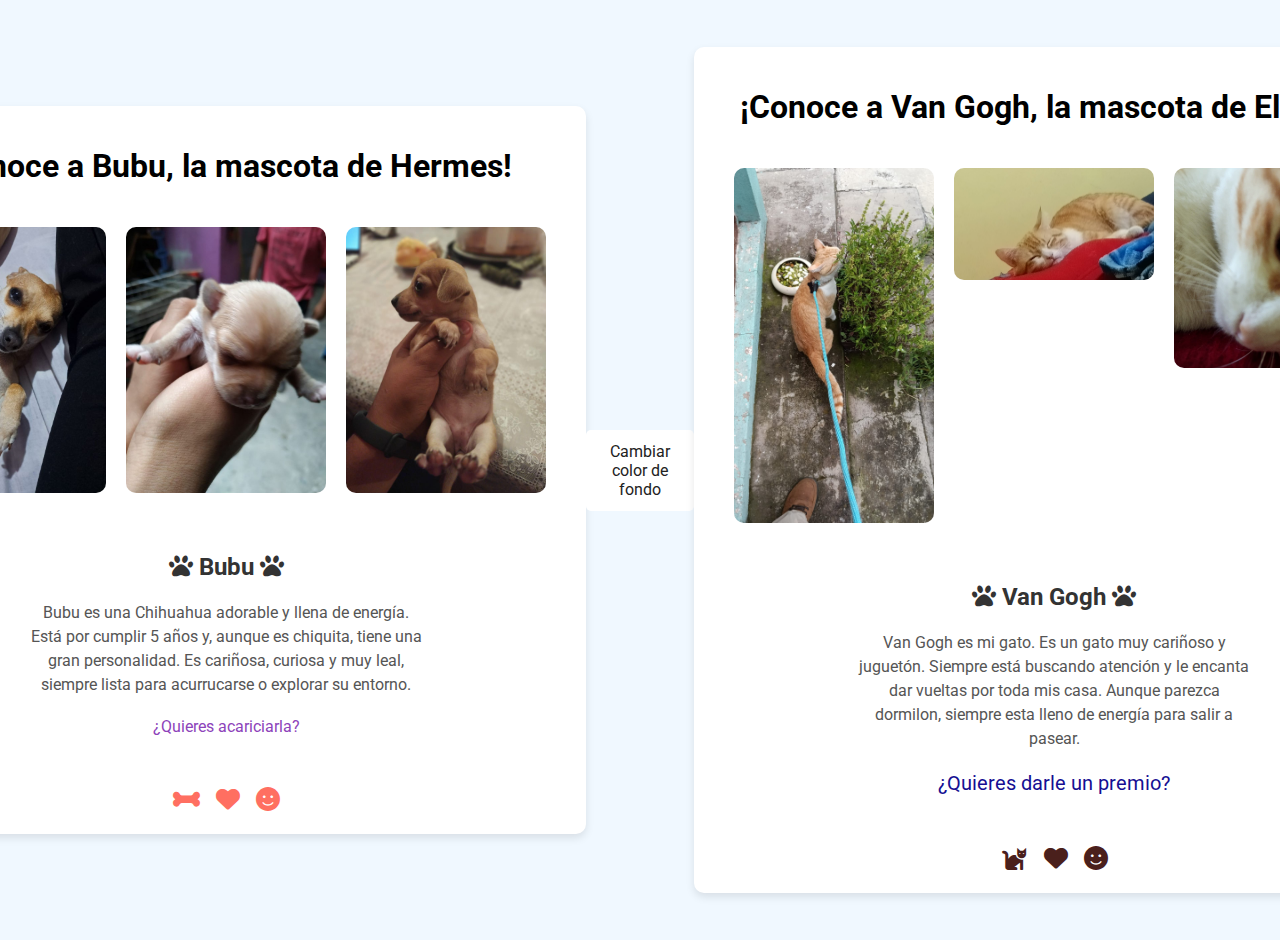
<file: Minipractica06/index.html>
<!DOCTYPE html> <!-- Tipo del documento -->
<html lang="es"> <!-- Lenguaje del contenido -->

<!-- Cabecera -->
<!--
    Sección esencial que contiene metadatos e información sobre el documento, 
    pero no se muestra directamente en la página web. Su propósito principal 
    es proporcionar detalles sobre el documento al navegador y a los motores 
    de búsqueda, así como enlazar recursos externos como hojas de estilo, 
    scripts y fuentes.
-->
<head>
    <!-- Codificación de caracteres -->
    <meta charset="UTF-8">

    <!-- Ajusta la página a diferentes dispositivos -->
    <meta name="viewport" content="width=device-width, initial-scale=1.0">

    <!-- Descripción para motores de búsqueda -->
    <meta name="description" content="Esta es una página presentando a nuestras mascotas.">

    <!-- Autor de la página -->
    <meta name="Vazzvel"> 

    <!-- Título de la página -->
    <title>Presentación de nuestras mascotas</title> 

    <!-- Enlace al archivo CSS -->
    <link rel="stylesheet" href="styles.css">

    <!-- Enlace a la fuente de Google Fonts (Roboto) -->
    <link href="https://fonts.googleapis.com/css2?family=Roboto&display=swap" rel="stylesheet">

    <!-- Enlace a FontAwesome para íconos -->
    <link rel="stylesheet" href="https://cdnjs.cloudflare.com/ajax/libs/font-awesome/6.0.0-beta3/css/all.min.css">

</head>


<!-- Cuerpo -->
<!--
    Contiene todo el contenido visible de la página web. Es donde se define la estructura y 
    los elementos que los usuarios ven e interactúan en su navegador.
-->
<body>
    <!-- Contenedor -->
    <div class="container">

        <!-- Título en el contenedor -->
        <h1>¡Conoce a Bubu, la mascota de Hermes!</h1>
        
        <!-- Imagen del cachorro -->
         <div class = "contenedor-grid">
            <img src="images/bubu/bubu1.jpeg" alt="Foto de un Bubu" class="container-image">
            <img src="images/bubu/bubu2.jpeg" alt="Foto de un Bubu" class="container-image">
            <img src="images/bubu/bubu3.jpeg" alt="Foto de un Bubu" class="container-image">
         </div>
        
        
        <!-- Nombre del cachorro con un ícono -->
        <h2 class="container-name">
            <i class="fas fa-paw"></i> Bubu <i class="fas fa-paw"></i>
        </h2>
        
        <!-- Texto descriptivo con la fuente Roboto -->
        <p class="container-description">
            Bubu es una Chihuahua adorable y llena de energía. Está por cumplir 5 años y, aunque es chiquita, tiene una gran personalidad. Es cariñosa, curiosa y muy leal, siempre lista para acurrucarse o explorar su entorno. 
        </p>

        <!-- Texto único -->
        <p id="dog-text">
            ¿Quieres acariciarla?
        </p>
        
        <!-- Íconos adicionales -->
        <div id="dog-icons">
            <i class="fas fa-bone"></i>
            <i class="fas fa-heart"></i>
            <i class="fas fa-smile"></i>
        </div>
    </div>

<!-- Botón para cambiar color -->
<div class="button-container">
    <button id="cambiarColorBtn">Cambiar color de fondo</button>
</div>

    <div class="container">
        <h1>¡Conoce a Van Gogh, la mascota de Eleazar!</h1>
        <div class = "contenedor-grid">
            <img src="images/vango/vango1.jpeg" alt="Foto de Van Gogh" class="container-image">
            <img src="images/vango/vango2.jpeg" alt="Foto de Van Gogh" class="container-image">
            <img src="images/vango/vango3.jpeg" alt="Foto de Van Gogh" class="container-image">
        </div>

        <h2 class="container-name">
            <i class="fas fa-paw"></i> Van Gogh <i class="fas fa-paw"></i>
        </h2>
        
        <p class="container-description">
            Van Gogh es mi gato. Es un gato muy cariñoso y juguetón. Siempre está buscando atención y le encanta dar vueltas por toda mis casa. Aunque parezca dormilon, siempre esta lleno de energía para salir a pasear.
        </p>

        <p id="cat-text">
            ¿Quieres darle un premio?
        </p>
        
        <!-- Íconos adicionales -->
        <div id="cat-icons">
            <i class="fas fa-cat"></i>
            <i class="fas fa-heart"></i>
            <i class="fas fa-smile"></i>
        </div>
    </div>
    <script src="script.js"></script>
</body>
</html>
</file>
<file: Minipractica06/styles.css>
/* General
    Body: Propiedades para el documento visible
*/

/* Estilos generales para el cuerpo de la página */
body {
    font-family: 'Roboto', Arial, sans-serif; /* Fuente Roboto de Google Fonts, o Arial, o sans-serif */
    background-color: #f0f8ff; /* Color de fondo azul claro */
    margin: 0; /* Elimina los márgenes predeterminados del cuerpo del documento. */
    padding: 20px; /* Elimina el relleno predeterminado del cuerpo del documento */
    display: flex; /* Activa el modelo de caja flexible (Flexbox) para el cuerpo del documento */
    justify-content: center; /* Alinea los elementos hijos horizontalmente en el centro del cuerpo */
    align-items: center; /* Alinea los elementos hijos verticalmente en el centro del cuerpo */
    min-height: 100dvh; /* Altura completa de la ventana */
    transition: background-color 0.5s ease; /* Transición suave para el cambio de color de fondo */
}

/* . (punto) - Selector de clase
    El punto se utiliza para seleccionar elementos HTML que tienen un atributo class específico.
    Las clases son reutilizables, lo que significa que varios elementos pueden compartir la misma clase.
    En el CSS, se referencia una clase anteponiendo un punto (.) al nombre de la clase.
*/

/* Contenedor principal */
.container {
    width: 80%;
    max-width: 900px;
    margin: 20px auto;
    text-align: center; /* Centrar el contenido */
    background-color: #ffffff; /* Fondo blanco */
    padding: 20px; /* Elimina el relleno predeterminado del cuerpo del documento */
    border-radius: 10px; /* Bordes redondeados */
    box-shadow: 0 4px 8px rgba(0, 0, 0, 0.1); /* Sombra suave */
    min-height: fit-content;
    min-width: fit-content;
}

/* Estilo para la imagen del cachorro */
.container-image {
    width: 200px; /* Ancho de la imagen */
    height: auto; /* Altura automática para mantener la proporción */
    border-radius: 10px; /* Bordes redondeados */
    margin-bottom: 20px; /* Espacio debajo de la imagen */
}

/* Estilo para el nombre del cachorro */
.container-name {
    color: #333; /* Color del texto */
    font-size: 24px; /* Tamaño de la fuente */
    margin: 20px 0; /* Espacio alrededor del nombre */
}

/* Estilo para el texto descriptivo */
.container-description {
    color: #555; /* Color del texto */
    font-size: 16px; /* Tamaño de la fuente */
    line-height: 1.5; /* Espaciado entre líneas */
    max-width: 400px; /* Ancho máximo del texto */
    margin: 0 auto 20px; /* Centrar y agregar espacio debajo */
}


/* # (almohadilla) - Selector de ID
    El símbolo # se utiliza para seleccionar un elemento HTML que tiene un atributo id específico.
    A diferencia de las clases, los IDs son únicos, lo que significa que solo un elemento en la página puede tener un ID específico.
    En el CSS, se referencia un ID anteponiendo una almohadilla (#) al nombre del ID.
*/

/* Estilo para el texto único*/
#dog-text {
    color: #8d43ba; /* Color del texto */
    font-size: 16px; /* Tamaño de la fuente */
    max-width: 400px; /* Ancho máximo del texto */
    margin: 0 auto 50px; /* Centrar y agregar espacio debajo */
}

#cat-text {
    color: #160f93; /* Color del texto */
    font-size: 20px; /* Tamaño de la fuente */
    max-width: 400px; /* Ancho máximo del texto */
    margin: 0 auto 50px; /* Centrar y agregar espacio debajo */
}

/* Estilo para los íconos adicionales */
#dog-icons {
    font-size: 24px; /* Tamaño de los íconos */
    color: #ff6f61; /* Color de los íconos */
    margin-top: 10px; /* Espacio arriba de los íconos */
}

#dog-icons i {
    margin: 0 5px; /* Espacio entre íconos */
}

#cat-icons {
    font-size: 24px; /* Tamaño de los íconos */
    color: #4a201c; /* Color de los íconos */
    margin-top: 10px; /* Espacio arriba de los íconos */
}

#cat-icons i {
    margin: 0 5px; /* Espacio entre íconos */
}

.contenedor-grid {
    display: grid;
    grid-template-columns: repeat(3, 1fr); /* 3 columnas de igual tamaño */
    gap: 20px; /* Espacio entre las imágenes */
    width: auto;
    max-width: 900px; /* Ancho máximo del contenedor */
    margin: 0 auto; /* Centrar el contenedor */
    padding: 20px;
    flex:1;
    min-height: 1;
}

.imagen-mascota {
    width: 100%; /* La imagen ocupará todo el espacio de su celda */
    height: auto; /* Mantener la proporción de la imagen */
    border-radius: 8px; /* Bordes redondeados opcionales */
    box-shadow: 0 4px 8px rgba(0, 0, 0, 0.1); /* Sombra opcional */
}

/* Estilos para el contenedor del botón */
.button-container {
    width: 80%;
    max-width: 900px;
    margin: 20px auto;
    text-align: center;
}

/* Estilos para el botón */
#cambiarColorBtn {
    background-color: #ffffff !important;
    color: rgb(34, 34, 34) !important;
    border: none;
    padding: 12px 24px;
    font-size: 16px;
    border-radius: 5px;
    cursor: pointer;
    transition: background-color 0.3s;
    font-family: 'Roboto', Arial, sans-serif;
}

#cambiarColorBtn:hover {
    background-color: #ffffff !important;
    transform: scale(1.05); /* Aumenta ligeramente el tamaño del botón al pasar el mouse */
}
</file>
